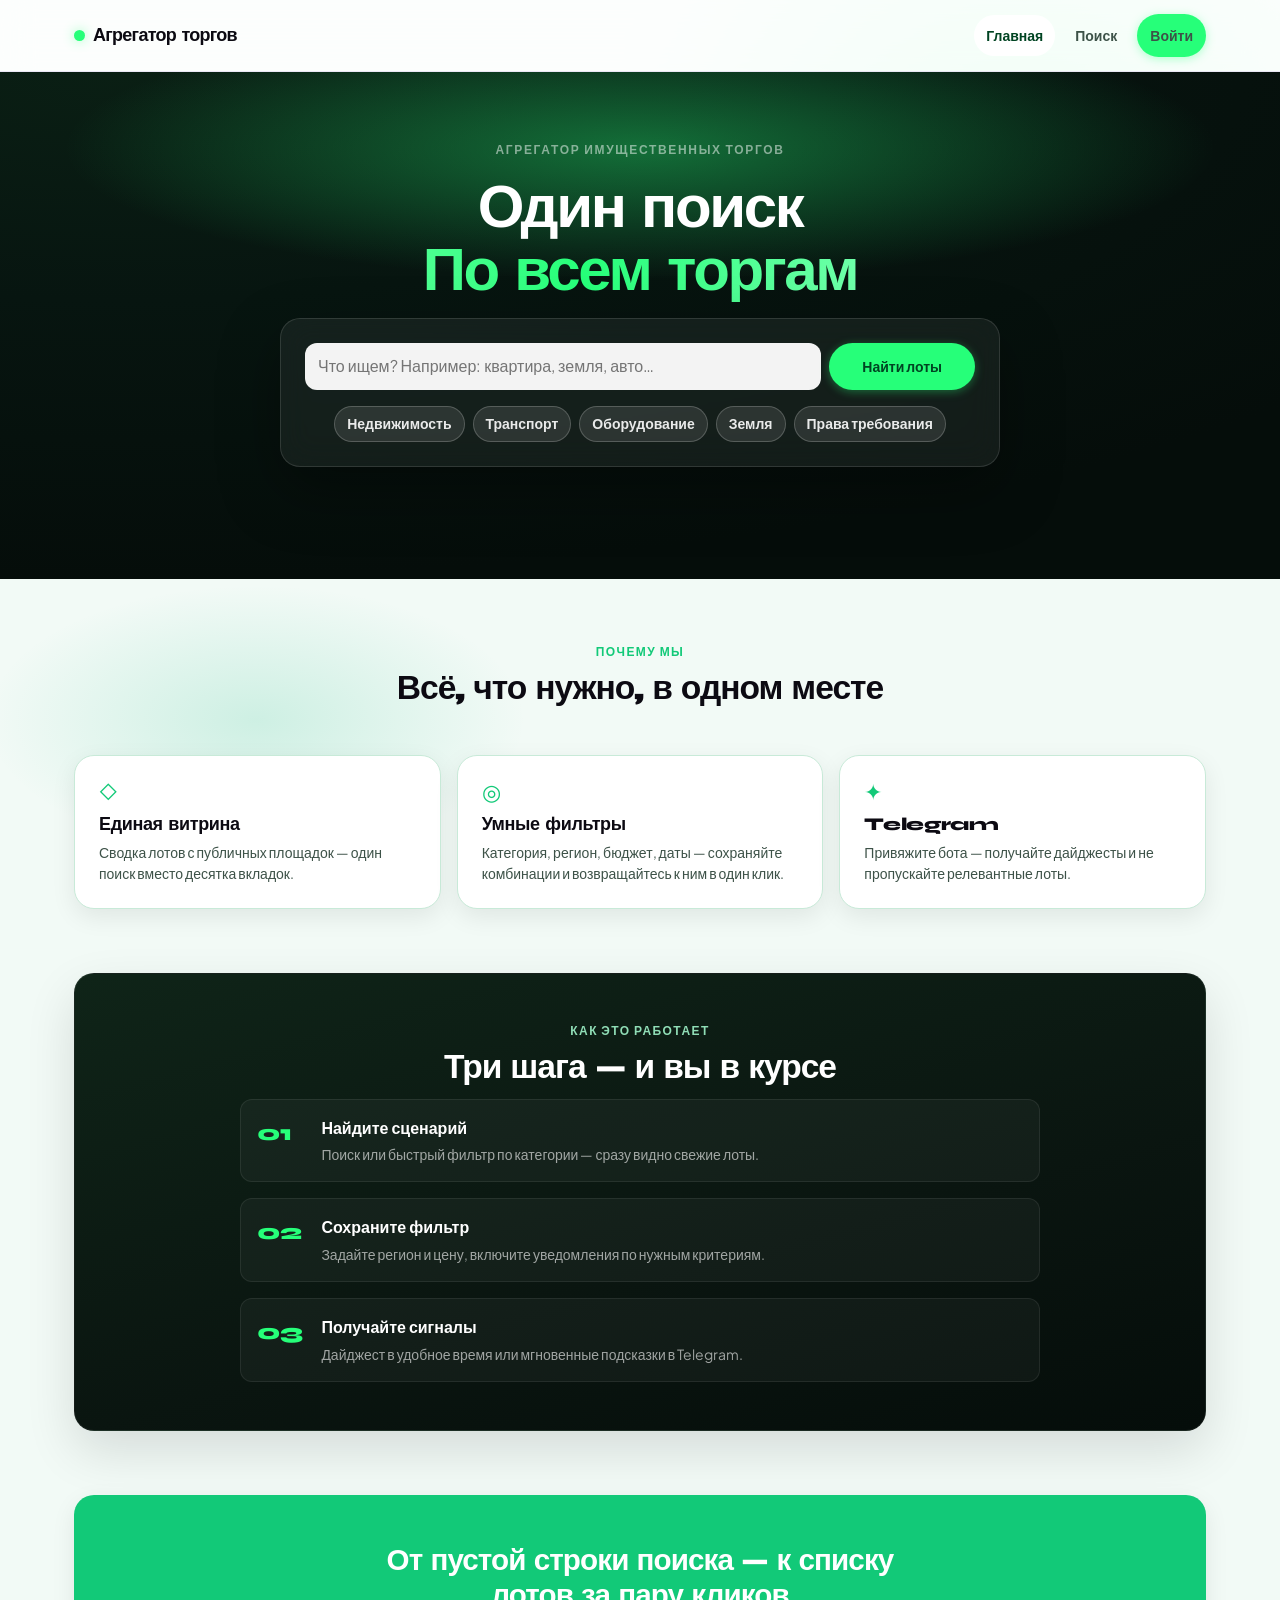
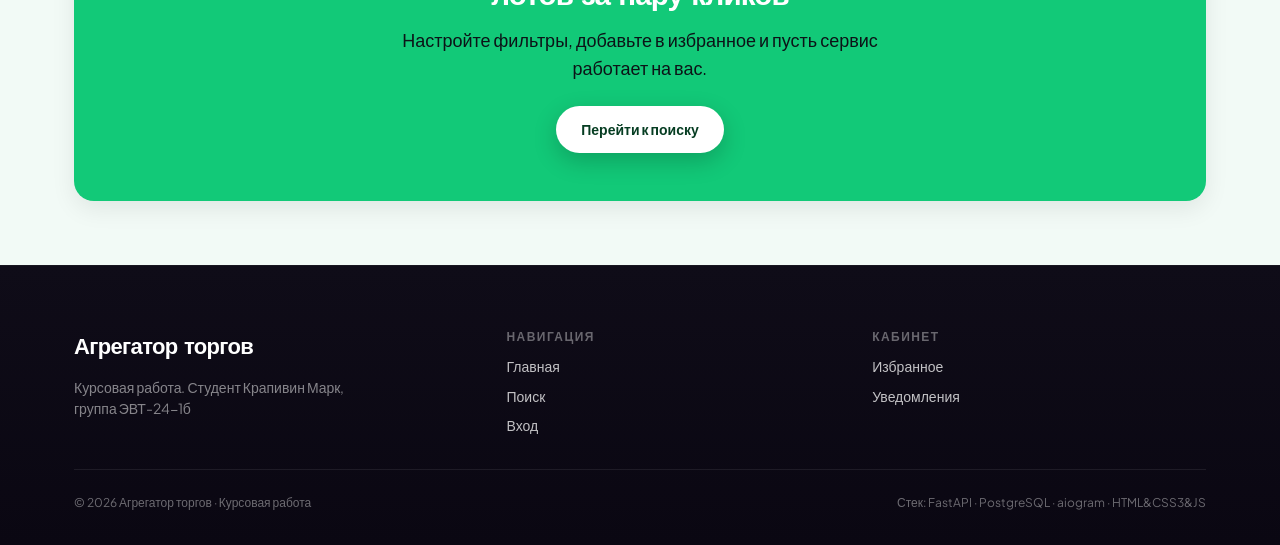
<file: frontend/index.html>
<!doctype html>
<html lang="ru">
<head>
    <meta charset="utf-8">
    <meta name="viewport" content="width=device-width, initial-scale=1">
    <title>Агрегатор торгов — главная</title>
    <meta name="description"
          content="Агрегатор имущественных торгов: единая витрина лотов, фильтры, избранное и уведомления в Telegram.">

    <link rel="preconnect" href="https://fonts.googleapis.com">
    <link rel="preconnect" href="https://fonts.gstatic.com" crossorigin>
    <link href="https://fonts.googleapis.com/css2?family=Plus+Jakarta+Sans:ital,wght@0,400;0,500;0,600;0,700;0,800;1,400&family=Syne:wght@500;600;700;800&display=swap" rel="stylesheet">

    <link rel="stylesheet" href="./css/reset.css">
    <link rel="stylesheet" href="./css/variables.css">
    <link rel="stylesheet" href="./css/base.css">
    <link rel="stylesheet" href="./css/components.css">
    <link rel="stylesheet" href="./css/pages.css">
</head>
<body class="page-home">

<main>
    <section class="fc-hero" aria-labelledby="fc-hero-title">
        <div class="fc-hero__glow" aria-hidden="true"></div>
        <div class="fc-hero__inner container">
            <p class="fc-hero__eyebrow">Агрегатор имущественных торгов</p>
            <h1 id="fc-hero-title" class="fc-hero__title">
                <span class="fc-hero__line">Один поиск</span>
                <span class="fc-hero__line fc-hero__line--grad">По всем торгам</span>
            </h1>


            <div class="fc-hero__search-card">
                <form id="hero-search" class="search-bar" role="search">
                    <label for="hero-input" class="hint" hidden>Поиск лотов</label>
                    <input id="hero-input" class="input fc-hero__input" type="search"
                           placeholder="Что ищем? Например: квартира, земля, авто…"
                           autocomplete="off">
                    <button type="submit" class="btn btn-primary">Найти лоты</button>
                </form>
                <div id="quick-filters" class="quick-filters" aria-label="Быстрые фильтры по категории">
                    <button type="button" class="quick-filter" data-cat="real_estate">Недвижимость</button>
                    <button type="button" class="quick-filter" data-cat="vehicle">Транспорт</button>
                    <button type="button" class="quick-filter" data-cat="equipment">Оборудование</button>
                    <button type="button" class="quick-filter" data-cat="land">Земля</button>
                    <button type="button" class="quick-filter" data-cat="rights">Права требования</button>
                </div>
            </div>
        </div>
    </section>

    <div class="container page-home__content">
        <section class="fc-section fc-section--features" aria-labelledby="fc-features-title">
            <div class="fc-section-header">
                <p class="fc-section__label">Почему мы</p>
                <h2 id="fc-features-title" class="fc-section__title">Всё, что нужно, в одном месте</h2>
            </div>
            <div class="fc-feature-grid">
                <article class="fc-feature-card">
                    <div class="fc-feature-card__icon" aria-hidden="true">◇</div>
                    <h3 class="fc-feature-card__title">Единая витрина</h3>
                    <p class="fc-feature-card__text">Сводка лотов с публичных площадок — один поиск вместо десятка вкладок.</p>
                </article>
                <article class="fc-feature-card">
                    <div class="fc-feature-card__icon" aria-hidden="true">◎</div>
                    <h3 class="fc-feature-card__title">Умные фильтры</h3>
                    <p class="fc-feature-card__text">Категория, регион, бюджет, даты — сохраняйте комбинации и возвращайтесь к ним в один клик.</p>
                </article>
                <article class="fc-feature-card">
                    <div class="fc-feature-card__icon" aria-hidden="true">✦</div>
                    <h3 class="fc-feature-card__title">Telegram</h3>
                    <p class="fc-feature-card__text">Привяжите бота — получайте дайджесты и не пропускайте релевантные лоты.</p>
                </article>
            </div>
        </section>

        <section class="fc-section fc-section--dark" aria-labelledby="fc-steps-title">
            <div class="fc-steps-wrap">
                <p class="fc-section__label fc-section__label--on-dark">Как это работает</p>
                <h2 id="fc-steps-title" class="fc-section__title fc-section__title--on-dark">Три шага — и вы в курсе</h2>
                <ol class="fc-steps">
                    <li>
                        <span class="fc-steps__num">01</span>
                        <div>
                            <strong class="fc-steps__name">Найдите сценарий</strong>
                            <p class="fc-steps__desc">Поиск или быстрый фильтр по категории — сразу видно свежие лоты.</p>
                        </div>
                    </li>
                    <li>
                        <span class="fc-steps__num">02</span>
                        <div>
                            <strong class="fc-steps__name">Сохраните фильтр</strong>
                            <p class="fc-steps__desc">Задайте регион и цену, включите уведомления по нужным критериям.</p>
                        </div>
                    </li>
                    <li>
                        <span class="fc-steps__num">03</span>
                        <div>
                            <strong class="fc-steps__name">Получайте сигналы</strong>
                            <p class="fc-steps__desc">Дайджест в удобное время или мгновенные подсказки в Telegram.</p>
                        </div>
                    </li>
                </ol>
            </div>
        </section>

        <section class="fc-cta" aria-label="Призыв к действию">
            <div class="fc-cta__inner">
                <h2 class="fc-cta__title">От пустой строки поиска — к списку лотов за пару кликов</h2>
                <p class="fc-cta__text">Настройте фильтры, добавьте в избранное и пусть сервис работает на вас.</p>
                <a href="/search.html" class="btn btn-primary fc-cta__btn">Перейти к поиску</a>
            </div>
        </section>
    </div>
</main>

<script type="module" src="./js/pages/index.js"></script>
</body>
</html>
</file>
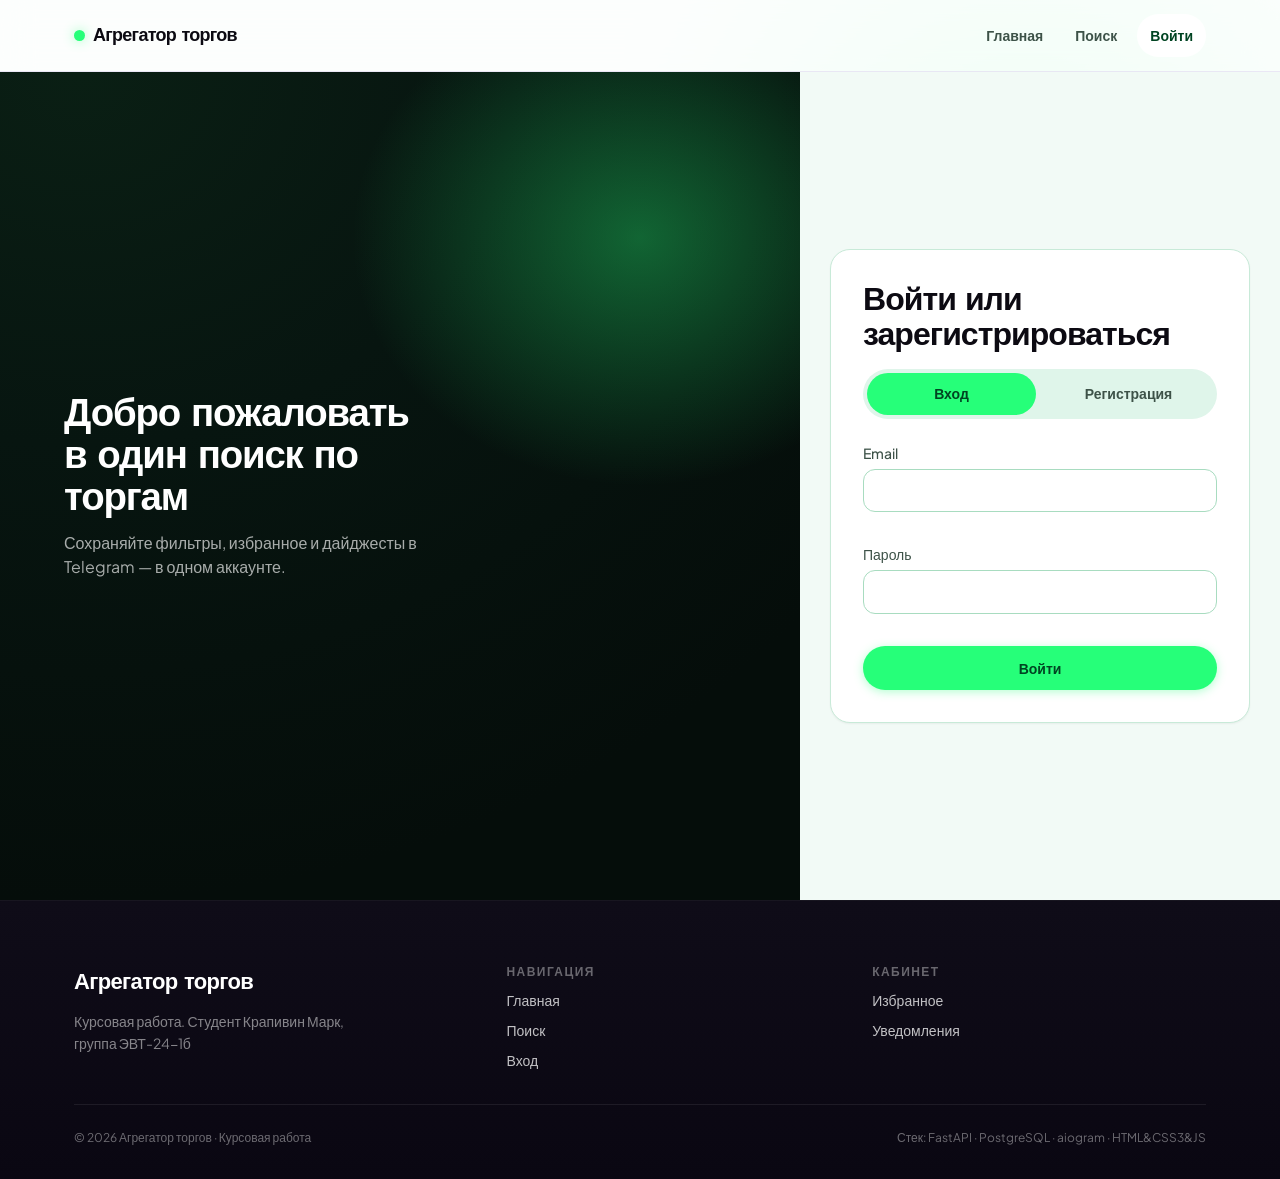
<file: frontend/login.html>
<!doctype html>
<html lang="ru" class="auth-page fc-auth-page">
<head>
    <meta charset="utf-8">
    <meta name="viewport" content="width=device-width, initial-scale=1">
    <title>Вход · Агрегатор торгов</title>

    <link rel="preconnect" href="https://fonts.googleapis.com">
    <link rel="preconnect" href="https://fonts.gstatic.com" crossorigin>
    <link href="https://fonts.googleapis.com/css2?family=Plus+Jakarta+Sans:ital,wght@0,400;0,500;0,600;0,700;0,800&family=Syne:wght@500;600;700;800&display=swap" rel="stylesheet">

    <link rel="stylesheet" href="./css/reset.css">
    <link rel="stylesheet" href="./css/variables.css">
    <link rel="stylesheet" href="./css/base.css">
    <link rel="stylesheet" href="./css/components.css">
    <link rel="stylesheet" href="./css/pages.css">
</head>
<body>

<main>
    <div class="fc-auth">
        <aside class="fc-auth__art" aria-hidden="false">
            <div class="fc-auth__art-inner">
                <h2>Добро пожаловать<br>в один поиск по торгам</h2>
                <p>Сохраняйте фильтры, избранное и дайджесты в Telegram — в одном аккаунте.</p>
            </div>
        </aside>
        <div class="fc-auth__form">
            <div class="auth-card">
                <h1 style="font-family:var(--font-display);font-size:var(--font-size-xl);font-weight:800;letter-spacing:-0.03em;margin-bottom:var(--space-4)">Войти или зарегистрироваться</h1>

                <div class="tabs" role="tablist">
                    <button type="button" class="tab active" role="tab"
                            data-tab="login" aria-selected="true">Вход</button>
                    <button type="button" class="tab" role="tab"
                            data-tab="register" aria-selected="false">Регистрация</button>
                </div>

                <form id="form-login" novalidate autocomplete="on">
                    <div class="field">
                        <label for="l-email">Email</label>
                        <input id="l-email" name="email" class="input"
                               type="email" autocomplete="email" required>
                        <span class="error-msg" data-error-for="email"></span>
                    </div>
                    <div class="field">
                        <label for="l-pass">Пароль</label>
                        <input id="l-pass" name="password" class="input"
                               type="password" autocomplete="current-password" required>
                        <span class="error-msg" data-error-for="password"></span>
                    </div>
                    <button type="submit" class="btn btn-primary btn-block">Войти</button>
                </form>

                <form id="form-register" class="hidden" novalidate autocomplete="on">
                    <div class="field">
                        <label for="r-email">Email</label>
                        <input id="r-email" name="email" class="input"
                               type="email" autocomplete="email" required>
                        <span class="error-msg" data-error-for="email"></span>
                    </div>
                    <div class="field">
                        <label for="r-pass">Пароль</label>
                        <input id="r-pass" name="password" class="input"
                               type="password" autocomplete="new-password"
                               minlength="8" required>
                        <span class="hint">Минимум 8 символов</span>
                        <span class="error-msg" data-error-for="password"></span>
                    </div>
                    <div class="field">
                        <label for="r-pass2">Повторите пароль</label>
                        <input id="r-pass2" name="password2" class="input"
                               type="password" autocomplete="new-password" required>
                        <span class="error-msg" data-error-for="password2"></span>
                    </div>
                    <button type="submit" class="btn btn-primary btn-block">Создать аккаунт</button>
                </form>
            </div>
        </div>
    </div>
</main>

<script type="module" src="./js/pages/login.js"></script>
</body>
</html>
</file>
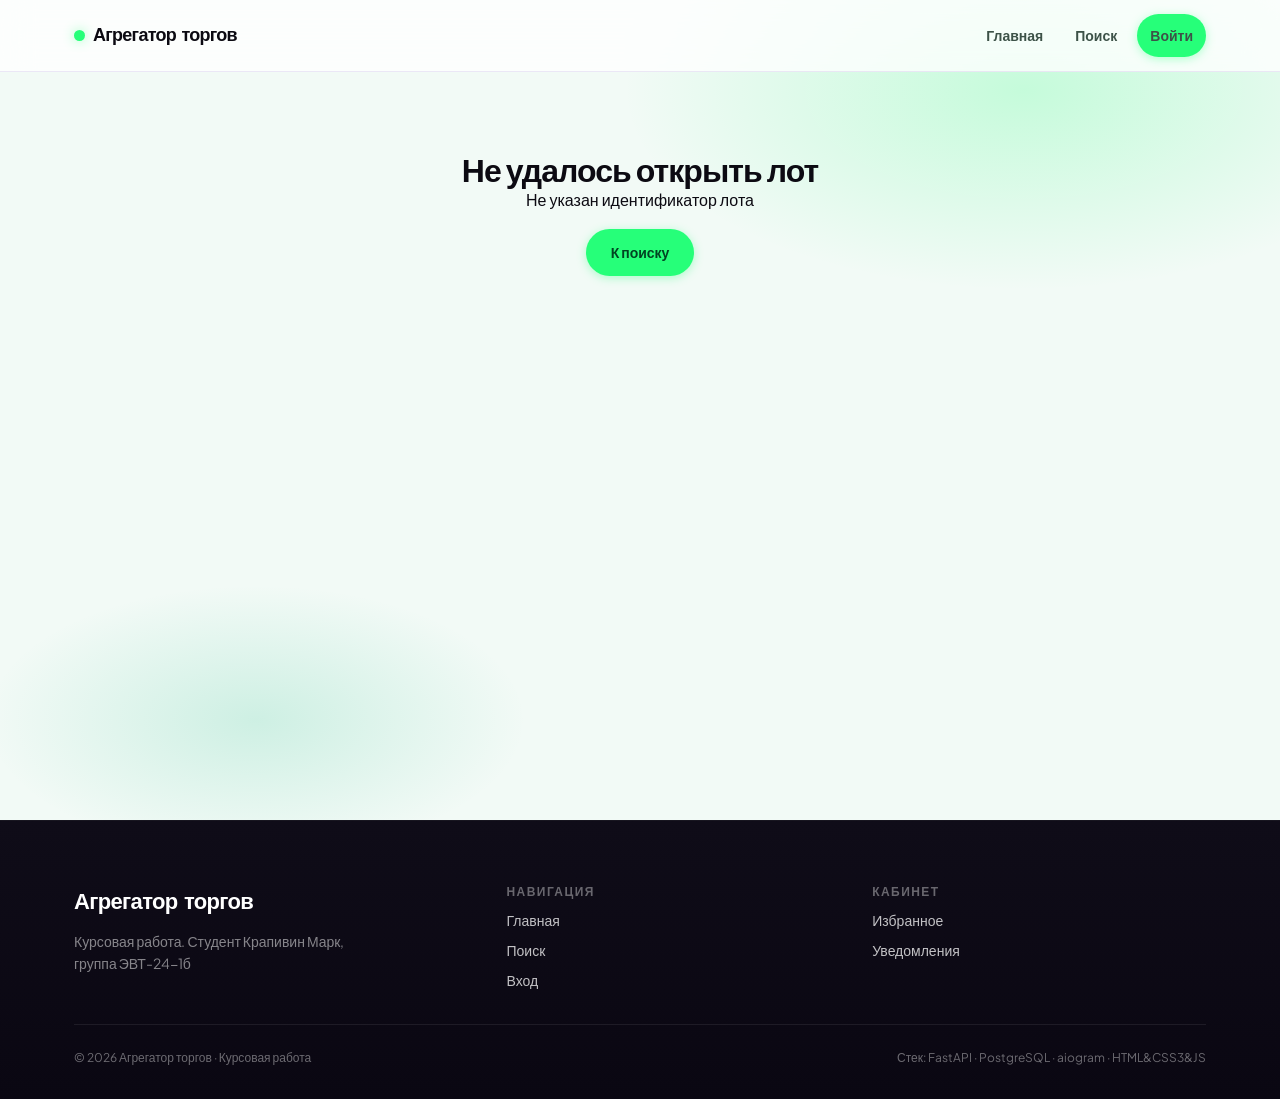
<file: frontend/lot.html>
<!doctype html>
<html lang="ru">
<head>
    <meta charset="utf-8">
    <meta name="viewport" content="width=device-width, initial-scale=1">
    <title>Карточка лота · Агрегатор торгов</title>

    <link rel="preconnect" href="https://fonts.googleapis.com">
    <link rel="preconnect" href="https://fonts.gstatic.com" crossorigin>
    <link href="https://fonts.googleapis.com/css2?family=Plus+Jakarta+Sans:ital,wght@0,400;0,500;0,600;0,700;0,800&family=Syne:wght@500;600;700;800&display=swap" rel="stylesheet">

    <link rel="stylesheet" href="./css/reset.css">
    <link rel="stylesheet" href="./css/variables.css">
    <link rel="stylesheet" href="./css/base.css">
    <link rel="stylesheet" href="./css/components.css">
    <link rel="stylesheet" href="./css/pages.css">
</head>
<body class="page-lot">

<main class="page-lot__main">
    <div class="container">
        <div id="lot-root"></div>
    </div>
</main>

<script type="module" src="./js/pages/lot.js"></script>
</body>
</html>
</file>
<file: frontend/css/variables.css>
/* Дизайн-токены — акцент rgb(38, 255, 121) (#26ff79). */

:root {
    /* База (светлая витрина, зелёный оттенок) */
    --color-bg: #f2faf6;
    --color-surface: #ffffff;
    --color-surface-alt: #e8f8ef;
    --color-surface-muted: #dff5ea;
    --color-border: #c8ead8;
    --color-border-strong: #a8dcc0;

    --color-text: #0c0a12;
    --color-text-muted: #3d5248;
    --color-text-subtle: #5c6f66;

    /* Акцент — неоновый зелёный + градиент для кнопок */
    --color-accent-rgb: 38, 255, 121;
    --color-accent: #26ff79;
    --color-accent-hover: #18d96a;
    --color-accent-soft: #d4ffe8;
    --color-accent-2: #12c978;
    --gradient-hero: radial-gradient(120% 100% at 10% 0%, #0a1f14 0%, #071510 45%, #050d0a 100%);
    --gradient-mesh: radial-gradient(800px 400px at 80% 10%, rgba(38, 255, 121, 0.22) 0%, transparent 50%),
        radial-gradient(600px 300px at 20% 80%, rgba(16, 185, 129, 0.16) 0%, transparent 45%);

    --color-success: #059669;
    --color-success-soft: #d1fae5;
    --color-danger: #dc2626;
    --color-danger-soft: #fee2e2;
    --color-warning: #d97706;
    --color-warning-soft: #fef3c7;

    /* Типографика */
    --font-sans: "Plus Jakarta Sans", -apple-system, BlinkMacSystemFont, "Segoe UI",
        Roboto, Oxygen, Ubuntu, Cantarell, "Helvetica Neue", Arial, "Noto Sans", sans-serif;
    --font-display: "Syne", var(--font-sans);
    --font-size-xs: 12px;
    --font-size-sm: 14px;
    --font-size-base: 16px;
    --font-size-md: 18px;
    --font-size-lg: 22px;
    --font-size-xl: 32px;
    --font-size-xxl: 44px;
    --font-size-hero: clamp(2.25rem, 5vw, 3.75rem);
    --line-height-base: 1.55;
    --line-height-tight: 1.12;
    --letter-tight: -0.03em;

    --space-1: 4px;
    --space-2: 8px;
    --space-3: 12px;
    --space-4: 16px;
    --space-5: 24px;
    --space-6: 32px;
    --space-7: 48px;
    --space-8: 64px;
    --space-9: 96px;

    --radius-sm: 8px;
    --radius-md: 12px;
    --radius-lg: 20px;
    --radius-pill: 999px;
    --shadow-sm: 0 1px 2px rgba(12, 10, 18, 0.05);
    --shadow-md: 0 8px 24px rgba(12, 10, 18, 0.08);
    --shadow-lg: 0 20px 50px rgba(12, 10, 18, 0.12);
    --shadow-glow: 0 0 0 1px rgba(255, 255, 255, 0.08) inset;

    --content-max: 1180px;
    --header-height: 72px;

    --t-fast: 140ms cubic-bezier(0.4, 0, 0.2, 1);
    --t-med: 260ms cubic-bezier(0.4, 0, 0.2, 1);
}
</file>
<file: frontend/css/base.css>
/* Базовая типографика, кнопки, формы. */

html {
    scroll-behavior: smooth;
    overflow-x: clip;
}

body {
    font-family: var(--font-sans);
    font-size: var(--font-size-base);
    line-height: var(--line-height-base);
    color: var(--color-text);
    background-color: var(--color-bg);
    background-image: var(--gradient-mesh);
    background-attachment: fixed;
    -webkit-font-smoothing: antialiased;
}

h1, h2, h3, h4 {
    line-height: var(--line-height-tight);
    font-weight: 700;
    color: var(--color-text);
    letter-spacing: var(--letter-tight);
}

h1 { font-size: var(--font-size-xxl); }
h2 { font-size: var(--font-size-xl); }
h3 { font-size: var(--font-size-lg); }
h4 { font-size: var(--font-size-md); }

p {
    color: var(--color-text);
}

a {
    color: var(--color-accent);
    transition: color var(--t-fast);
}

a:hover {
    color: var(--color-accent-hover);
}

.container {
    width: 100%;
    max-width: var(--content-max);
    margin: 0 auto;
    padding: 0 var(--space-5);
}

main {
    padding: var(--space-6) 0;
    min-height: calc(100vh - var(--header-height) - 80px);
}

/* Кнопки */
.btn {
    display: inline-flex;
    align-items: center;
    justify-content: center;
    gap: var(--space-2);
    padding: 12px var(--space-5);
    border-radius: var(--radius-pill);
    font-size: var(--font-size-sm);
    font-weight: 600;
    border: 1px solid transparent;
    transition: background-color var(--t-fast), color var(--t-fast),
        border-color var(--t-fast), box-shadow var(--t-fast), transform var(--t-fast);
    white-space: nowrap;
    user-select: none;
}

.btn:disabled {
    opacity: 0.55;
    cursor: not-allowed;
}

.btn-primary {
    background-color: var(--color-accent);
    color: #042;
    box-shadow: 0 2px 10px rgba(var(--color-accent-rgb), 0.35);
}
.btn-primary:hover:not(:disabled) {
    background-color: var(--color-accent-hover);
    transform: translateY(-1px);
    box-shadow: 0 4px 14px rgba(var(--color-accent-rgb), 0.4);
}

.btn-secondary {
    background-color: var(--color-surface);
    color: var(--color-text);
    border-color: var(--color-border-strong);
    box-shadow: var(--shadow-sm);
}
.btn-secondary:hover:not(:disabled) {
    background-color: var(--color-surface-muted);
    border-color: var(--color-accent-soft);
}

.btn-ghost {
    background: transparent;
    color: var(--color-text-muted);
}
.btn-ghost:hover:not(:disabled) {
    color: var(--color-text);
    background-color: var(--color-surface-muted);
}

.btn-danger {
    background-color: var(--color-surface);
    color: var(--color-danger);
    border-color: var(--color-border-strong);
}
.btn-danger:hover:not(:disabled) {
    background-color: var(--color-danger-soft);
    border-color: var(--color-danger);
}

.btn-sm {
    padding: 6px 10px;
    font-size: var(--font-size-xs);
}

.btn-block {
    width: 100%;
    max-width: 100%;
    white-space: normal;
    text-align: center;
    line-height: 1.35;
}

.btn-icon {
    width: 36px;
    height: 36px;
    padding: 0;
}

/* Формы */
.field {
    display: flex;
    flex-direction: column;
    gap: var(--space-1);
    margin-bottom: var(--space-4);
}

.field label {
    font-size: var(--font-size-sm);
    color: var(--color-text-muted);
    font-weight: 500;
}

.field .hint {
    font-size: var(--font-size-xs);
    color: var(--color-text-subtle);
}

.field .error-msg {
    font-size: var(--font-size-xs);
    color: var(--color-danger);
    min-height: 1em;
}

.input,
.select,
.textarea {
    padding: 10px 12px;
    border: 1px solid var(--color-border-strong);
    border-radius: var(--radius-md);
    background-color: var(--color-surface);
    font-size: var(--font-size-sm);
    color: var(--color-text);
    width: 100%;
    transition: border-color var(--t-fast), box-shadow var(--t-fast);
}

.input:hover, .select:hover, .textarea:hover {
    border-color: var(--color-accent);
}

.input:focus-visible,
.select:focus-visible,
.textarea:focus-visible {
    outline: none;
    border-color: var(--color-accent);
    box-shadow: 0 0 0 3px var(--color-accent-soft);
}

.input.invalid,
.select.invalid,
.textarea.invalid {
    border-color: var(--color-danger);
}

.textarea {
    min-height: 90px;
    resize: vertical;
}

.select {
    appearance: none;
    background-image: url("data:image/svg+xml;utf8,<svg xmlns='http://www.w3.org/2000/svg' width='12' height='8' viewBox='0 0 12 8'><path d='M1 1l5 5 5-5' stroke='%235b6577' stroke-width='1.5' fill='none' stroke-linecap='round' stroke-linejoin='round'/></svg>");
    background-repeat: no-repeat;
    background-position: right 12px center;
    padding-right: 32px;
}

.checkbox {
    display: inline-flex;
    align-items: center;
    gap: var(--space-2);
    font-size: var(--font-size-sm);
    cursor: pointer;
    user-select: none;
}

.checkbox input[type="checkbox"] {
    width: 16px;
    height: 16px;
    accent-color: var(--color-accent);
    cursor: pointer;
}

/* Focus visible для всего интерактивного */
button:focus-visible,
a:focus-visible {
    outline: 2px solid var(--color-accent);
    outline-offset: 2px;
    border-radius: var(--radius-sm);
}

/* Состояния */
.muted {
    color: var(--color-text-muted);
}

.subtle {
    color: var(--color-text-subtle);
}

.text-sm { font-size: var(--font-size-sm); }
.text-xs { font-size: var(--font-size-xs); }

.empty-state {
    text-align: center;
    padding: var(--space-7) var(--space-5);
    color: var(--color-text-muted);
}

.empty-state h3 {
    margin-bottom: var(--space-2);
    color: var(--color-text);
}

.error-banner {
    padding: var(--space-3) var(--space-4);
    background-color: var(--color-danger-soft);
    color: var(--color-danger);
    border-radius: var(--radius-md);
    font-size: var(--font-size-sm);
    margin-bottom: var(--space-4);
}

.hidden {
    display: none !important;
}

/* Скелетоны */
.skeleton {
    background: linear-gradient(
        90deg,
        var(--color-surface-muted) 0%,
        var(--color-surface-alt) 50%,
        var(--color-surface-muted) 100%
    );
    background-size: 200% 100%;
    animation: skeleton-shimmer 1.2s ease-in-out infinite;
    border-radius: var(--radius-sm);
}

@keyframes skeleton-shimmer {
    0% { background-position: 200% 0; }
    100% { background-position: -200% 0; }
}
</file>
<file: frontend/css/components.css>
/* Компоненты: header, footer, лот-карточка, фильтры, пагинация, модалка, тосты. */

/* ---------- Header ---------- */
.site-header {
    background: rgba(255, 255, 255, 0.78);
    backdrop-filter: blur(16px);
    -webkit-backdrop-filter: blur(16px);
    border-bottom: 1px solid rgba(224, 216, 240, 0.6);
    position: sticky;
    top: 0;
    z-index: 40;
    height: var(--header-height);
    display: flex;
    align-items: center;
}

.site-header .container {
    display: flex;
    align-items: center;
    justify-content: space-between;
    gap: var(--space-4);
}

.logo {
    font-family: var(--font-display);
    font-size: var(--font-size-md);
    font-weight: 800;
    color: var(--color-text);
    letter-spacing: -0.04em;
    display: inline-flex;
    align-items: center;
    gap: var(--space-2);
}

.logo-dot {
    display: inline-block;
    width: 11px;
    height: 11px;
    border-radius: 50%;
    background-color: var(--color-accent);
    box-shadow: 0 0 12px rgba(var(--color-accent-rgb), 0.45);
}

.main-nav {
    display: flex;
    align-items: center;
    gap: var(--space-2);
}

.main-nav a {
    padding: 10px var(--space-3);
    border-radius: var(--radius-pill);
    color: var(--color-text-muted);
    font-size: var(--font-size-sm);
    font-weight: 600;
    transition: background-color var(--t-fast), color var(--t-fast);
}

.main-nav a:hover {
    background-color: var(--color-accent-soft);
    color: var(--color-accent);
}

.main-nav a.active {
    color: #042;
    background-color: #fff;
    border-color: transparent;
    border-image: none;
    box-shadow: none;
}

.nav-toggle {
    display: none;
    width: 40px;
    height: 40px;
    align-items: center;
    justify-content: center;
    border-radius: var(--radius-md);
    color: var(--color-text-muted);
}

.nav-toggle:hover {
    background-color: var(--color-surface-muted);
}

/* ---------- Footer ---------- */
.site-footer {
    width: 100%;
    background: linear-gradient(180deg, #0f0c18 0%, #0a0712 100%);
    border-top: 1px solid rgba(255, 255, 255, 0.06);
    padding: var(--space-8) 0 var(--space-6);
    color: rgba(255, 255, 255, 0.55);
    font-size: var(--font-size-sm);
}

.site-footer .container {
    display: block;
}

.site-footer a {
    color: rgba(255, 255, 255, 0.75);
}

.site-footer a:hover {
    color: #fff;
}

.site-footer__grid {
    display: grid;
    grid-template-columns: 1.2fr repeat(2, 1fr);
    gap: var(--space-6);
    margin-bottom: var(--space-6);
}

@media (max-width: 900px) {
    .site-footer__grid {
        grid-template-columns: 1fr 1fr;
    }
}

@media (max-width: 520px) {
    .site-footer__grid {
        grid-template-columns: 1fr;
    }
}

.site-footer__brand {
    font-family: var(--font-display);
    font-weight: 800;
    font-size: var(--font-size-lg);
    color: #fff;
    letter-spacing: -0.03em;
    margin-bottom: var(--space-3);
}

.site-footer__lead {
    color: rgba(255, 255, 255, 0.5);
    line-height: 1.55;
    max-width: 280px;
}

.site-footer__col h4 {
    font-family: var(--font-sans);
    font-size: var(--font-size-xs);
    font-weight: 700;
    text-transform: uppercase;
    letter-spacing: 0.12em;
    color: rgba(255, 255, 255, 0.38);
    margin-bottom: var(--space-3);
}

.site-footer__col ul {
    list-style: none;
    margin: 0;
    padding: 0;
    display: flex;
    flex-direction: column;
    gap: var(--space-2);
}

.site-footer__bottom {
    display: flex;
    flex-wrap: wrap;
    gap: var(--space-3);
    justify-content: space-between;
    align-items: center;
    padding-top: var(--space-5);
    border-top: 1px solid rgba(255, 255, 255, 0.08);
    font-size: var(--font-size-xs);
    color: rgba(255, 255, 255, 0.4);
}

/* ---------- Card ---------- */
.card {
    background-color: var(--color-surface);
    border: 1px solid var(--color-border);
    border-radius: var(--radius-lg);
    padding: var(--space-5);
    box-shadow: var(--shadow-sm);
}

.card-title {
    margin-bottom: var(--space-3);
    font-size: var(--font-size-md);
}

/* ---------- Lot card ---------- */
.lots-grid {
    display: grid;
    grid-template-columns: repeat(auto-fill, minmax(260px, 1fr));
    gap: var(--space-4);
}

.lots-grid > .empty-state,
.lots-grid > .error-banner {
    grid-column: 1 / -1;
}

.lot-card {
    display: flex;
    flex-direction: column;
    background-color: var(--color-surface);
    border: 1px solid var(--color-border);
    border-radius: var(--radius-lg);
    overflow: hidden;
    transition: border-color var(--t-fast), box-shadow var(--t-fast),
        transform var(--t-med);
    position: relative;
    box-shadow: var(--shadow-sm);
}

.lot-card:hover {
    border-color: rgba(var(--color-accent-rgb), 0.4);
    box-shadow: var(--shadow-md);
    transform: translateY(-4px);
}

.lot-card-thumb {
    width: 100%;
    aspect-ratio: 16 / 10;
    background-color: var(--color-surface-muted);
    object-fit: cover;
    display: block;
}

.lot-card-thumb.placeholder {
    display: flex;
    align-items: center;
    justify-content: center;
    color: var(--color-text-subtle);
    font-size: var(--font-size-xs);
}

.lot-card-body {
    padding: var(--space-4);
    display: flex;
    flex-direction: column;
    gap: var(--space-2);
    flex: 1;
}

.lot-card-title {
    font-size: var(--font-size-sm);
    font-weight: 600;
    line-height: 1.35;
    color: var(--color-text);
    display: -webkit-box;
    -webkit-line-clamp: 2;
    -webkit-box-orient: vertical;
    overflow: hidden;
}

.lot-card-price {
    font-size: var(--font-size-md);
    font-weight: 600;
    color: var(--color-text);
}

.lot-card-meta {
    display: flex;
    flex-wrap: wrap;
    gap: var(--space-1) var(--space-3);
    color: var(--color-text-muted);
    font-size: var(--font-size-xs);
    margin-top: auto;
}

.lot-card-meta span {
    display: inline-flex;
    align-items: center;
    gap: 4px;
}

.lot-card-link {
    position: absolute;
    inset: 0;
    z-index: 1;
}

.badge {
    display: inline-block;
    padding: 2px 8px;
    font-size: var(--font-size-xs);
    font-weight: 500;
    background-color: var(--color-accent-soft);
    color: var(--color-accent);
    border-radius: 999px;
}

.badge.badge-muted {
    background-color: var(--color-surface-muted);
    color: var(--color-text-muted);
}

.favorite-btn {
    position: absolute;
    top: var(--space-2);
    right: var(--space-2);
    width: 36px;
    height: 36px;
    display: inline-flex;
    align-items: center;
    justify-content: center;
    background-color: rgba(255, 255, 255, 0.92);
    border: 1px solid var(--color-border);
    border-radius: 50%;
    color: var(--color-text-muted);
    z-index: 2;
    transition: color var(--t-fast), background-color var(--t-fast),
        transform var(--t-fast);
}

.favorite-btn:hover {
    color: var(--color-danger);
    background-color: #fff;
}

.favorite-btn.active {
    color: var(--color-danger);
    border-color: var(--color-danger);
}

.favorite-btn.active svg {
    fill: currentColor;
}

/* ---------- Filters ---------- */
.filters-panel {
    background-color: var(--color-surface);
    border: 1px solid var(--color-border);
    border-radius: var(--radius-lg);
    padding: var(--space-5);
    box-shadow: var(--shadow-sm);
}

.filters-panel h3 {
    font-size: var(--font-size-sm);
    text-transform: uppercase;
    letter-spacing: 0.04em;
    color: var(--color-text-subtle);
    margin-bottom: var(--space-3);
}

.filters-grid {
    display: grid;
    grid-template-columns: repeat(auto-fit, minmax(180px, 1fr));
    gap: var(--space-3);
}

.filters-actions {
    display: flex;
    gap: var(--space-2);
    flex-wrap: wrap;
    margin-top: var(--space-4);
}

.price-range {
    display: grid;
    grid-template-columns: 1fr 1fr;
    gap: var(--space-2);
}

.search-bar {
    display: flex;
    gap: var(--space-2);
    max-width: 720px;
    margin: 0 auto;
}

.search-bar .input {
    flex: 1;
}

/* ---------- Pagination ---------- */
.pagination {
    display: flex;
    justify-content: center;
    align-items: center;
    gap: var(--space-2);
    flex-wrap: wrap;
    margin-top: var(--space-5);
}

.pagination button {
    min-width: 36px;
    height: 36px;
    padding: 0 12px;
    background-color: var(--color-surface);
    color: var(--color-text-muted);
    border: 1px solid var(--color-border);
    border-radius: var(--radius-md);
    font-size: var(--font-size-sm);
    transition: background-color var(--t-fast), color var(--t-fast),
        border-color var(--t-fast);
}

.pagination button:hover:not(:disabled):not(.active) {
    background-color: var(--color-surface-muted);
    color: var(--color-text);
}

.pagination button.active {
    background-color: var(--color-accent);
    color: #042;
    border-color: transparent;
    box-shadow: none;
}

.pagination button:disabled {
    opacity: 0.4;
    cursor: not-allowed;
}

.pagination .ellipsis {
    padding: 0 var(--space-2);
    color: var(--color-text-subtle);
}

/* ---------- Toasts ---------- */
#toasts {
    position: fixed;
    bottom: var(--space-5);
    right: var(--space-5);
    display: flex;
    flex-direction: column;
    gap: var(--space-2);
    z-index: 1000;
    pointer-events: none;
    max-width: 360px;
}

.toast {
    pointer-events: auto;
    background-color: var(--color-surface);
    border: 1px solid var(--color-border);
    border-left: 4px solid var(--color-accent);
    border-radius: var(--radius-md);
    padding: var(--space-3) var(--space-4);
    box-shadow: var(--shadow-md);
    font-size: var(--font-size-sm);
    display: flex;
    align-items: flex-start;
    gap: var(--space-3);
    animation: toast-in 160ms ease;
}

.toast.toast-success { border-left-color: var(--color-success); }
.toast.toast-error   { border-left-color: var(--color-danger); }
.toast.toast-info    { border-left-color: var(--color-accent); }

.toast-body { flex: 1; }
.toast-title { font-weight: 600; margin-bottom: 2px; }
.toast-close {
    color: var(--color-text-subtle);
    font-size: 16px;
    line-height: 1;
    padding: 2px;
}

@keyframes toast-in {
    from { opacity: 0; transform: translateY(8px); }
    to   { opacity: 1; transform: translateY(0); }
}

/* ---------- Modal ---------- */
.modal-overlay {
    position: fixed;
    inset: 0;
    background: rgba(27, 35, 48, 0.4);
    display: flex;
    align-items: center;
    justify-content: center;
    z-index: 900;
    padding: var(--space-4);
    animation: overlay-in 120ms ease;
}

.modal {
    background: var(--color-surface);
    border-radius: var(--radius-lg);
    padding: var(--space-6);
    max-width: 460px;
    width: 100%;
    box-shadow: var(--shadow-lg);
    animation: modal-in 160ms ease;
}

.modal-title {
    margin-bottom: var(--space-2);
    font-size: var(--font-size-lg);
}

.modal-body {
    color: var(--color-text-muted);
    margin-bottom: var(--space-5);
}

.modal-actions {
    display: flex;
    justify-content: flex-end;
    gap: var(--space-2);
    flex-wrap: wrap;
}

@keyframes overlay-in {
    from { opacity: 0; }
    to   { opacity: 1; }
}

@keyframes modal-in {
    from { opacity: 0; transform: translateY(4px) scale(0.98); }
    to   { opacity: 1; transform: translateY(0) scale(1); }
}

/* ---------- Tabs ---------- */
.tabs {
    display: flex;
    gap: var(--space-2);
    padding: var(--space-1);
    margin-bottom: var(--space-5);
    background: var(--color-surface-muted);
    border-radius: var(--radius-pill);
    border: none;
}

.tab {
    flex: 1;
    padding: 10px var(--space-3);
    color: var(--color-text-muted);
    font-size: var(--font-size-sm);
    font-weight: 600;
    background: transparent;
    border: none;
    border-radius: var(--radius-pill);
    margin-bottom: 0;
    transition: color var(--t-fast), background var(--t-fast), box-shadow var(--t-fast);
}

.tab:hover { color: var(--color-text); }
.tab.active {
    color: #042;
    background-color: var(--color-accent);
    box-shadow: none;
}

/* ---------- Spinner ---------- */
.spinner {
    display: inline-block;
    width: 16px;
    height: 16px;
    border: 2px solid var(--color-border-strong);
    border-top-color: var(--color-accent);
    border-radius: 50%;
    animation: spin 0.8s linear infinite;
}

.spinner.lg { width: 28px; height: 28px; border-width: 3px; }

@keyframes spin { to { transform: rotate(360deg); } }

.loader-row {
    display: flex;
    justify-content: center;
    padding: var(--space-6);
    color: var(--color-text-subtle);
}
</file>
<file: frontend/css/pages.css>
/* Страничные правила и респонсив. */

/* ---------- Flowcub-style: главная ---------- */
.page-home main {
    padding: 0;
    min-height: auto;
}

.page-home__content {
    padding-top: var(--space-8);
    padding-bottom: var(--space-8);
}

/* Герой */
.fc-hero {
    position: relative;
    overflow: hidden;
    background: var(--gradient-hero);
    color: #fff;
    padding: var(--space-8) 0 calc(var(--space-9) + var(--space-4));
}

.fc-hero__glow {
    position: absolute;
    inset: -20% -10% auto -10%;
    height: 70%;
    background: radial-gradient(closest-side, rgba(38, 255, 121, 0.38) 0%, transparent 75%);
    pointer-events: none;
}

.fc-hero__inner {
    position: relative;
    z-index: 1;
    text-align: center;
}

.fc-hero__eyebrow {
    display: inline-block;
    font-size: var(--font-size-xs);
    font-weight: 700;
    letter-spacing: 0.14em;
    text-transform: uppercase;
    color: rgba(255, 255, 255, 0.5);
    margin-bottom: var(--space-4);
}

.fc-hero__title {
    font-family: var(--font-display);
    font-size: var(--font-size-hero);
    font-weight: 800;
    line-height: 1.05;
    letter-spacing: -0.04em;
    margin: 0 0 var(--space-4);
    color: #fff;
}

.fc-hero__line {
    display: block;
}

.fc-hero__line--grad {
    background: linear-gradient(90deg, #9effc4 0%, #26ff79 45%, #c8ffe4 100%);
    -webkit-background-clip: text;
    background-clip: text;
    color: transparent;
}

.fc-hero__lead {
    max-width: 520px;
    margin: 0 auto var(--space-6);
    font-size: var(--font-size-md);
    line-height: 1.55;
    color: rgba(255, 255, 255, 0.72);
}

.fc-hero__search-card {
    max-width: 720px;
    margin: 0 auto;
    padding: var(--space-5);
    border-radius: var(--radius-lg);
    background: rgba(255, 255, 255, 0.06);
    border: 1px solid rgba(255, 255, 255, 0.12);
    box-shadow: 0 24px 60px rgba(0, 0, 0, 0.35);
    backdrop-filter: blur(16px);
    -webkit-backdrop-filter: blur(16px);
}

.fc-hero__input {
    background: rgba(255, 255, 255, 0.95) !important;
    border-color: transparent !important;
    font-size: var(--font-size-base) !important;
}

.search-bar {
    max-width: none;
    margin: 0;
}

.fc-hero .search-bar .btn-primary {
    flex-shrink: 0;
    padding-left: var(--space-6);
    padding-right: var(--space-6);
}

.fc-hero .quick-filters {
    margin-top: var(--space-4);
    justify-content: center;
}

.fc-hero .quick-filter {
    background: rgba(255, 255, 255, 0.1);
    border-color: rgba(255, 255, 255, 0.2);
    color: rgba(255, 255, 255, 0.9);
    font-weight: 600;
}

.fc-hero .quick-filter:hover {
    background: rgba(255, 255, 255, 0.2);
    color: #fff;
    border-color: rgba(255, 255, 255, 0.4);
}

/* Секции */
.fc-section {
    margin-bottom: var(--space-8);
}

.fc-section--features {
    margin-top: 0;
}

.fc-section__label {
    font-size: var(--font-size-xs);
    font-weight: 700;
    text-transform: uppercase;
    letter-spacing: 0.12em;
    color: var(--color-accent-2);
    margin: 0 0 var(--space-2);
}

.fc-section__label--on-dark {
    color: rgba(167, 255, 210, 0.85);
}

.fc-section__title {
    font-family: var(--font-display);
    font-size: clamp(1.5rem, 3vw, 2.1rem);
    font-weight: 800;
    margin: 0 0 var(--space-3);
    color: var(--color-text);
}

.fc-section__title--on-dark {
    color: #fff;
}

.fc-section__subtitle {
    max-width: 580px;
    color: var(--color-text-muted);
    font-size: var(--font-size-md);
    line-height: 1.55;
    margin: 0 0 var(--space-6);
}

.fc-section-header {
    text-align: center;
    max-width: 640px;
    margin: 0 auto var(--space-6);
}

.fc-section--features .fc-section-header {
    margin-bottom: var(--space-7);
}

.fc-link-arrow {
    font-weight: 600;
    color: var(--color-accent-2);
    text-decoration: none;
    font-size: var(--font-size-sm);
    white-space: nowrap;
}

.fc-link-arrow:hover {
    text-decoration: underline;
}

/* Карточки фич */
.fc-feature-grid {
    display: grid;
    grid-template-columns: repeat(3, 1fr);
    gap: var(--space-4);
}

@media (max-width: 900px) {
    .fc-feature-grid { grid-template-columns: 1fr; }
}

.fc-feature-card {
    padding: var(--space-5);
    border-radius: var(--radius-lg);
    background: var(--color-surface);
    border: 1px solid var(--color-border);
    box-shadow: var(--shadow-md);
    transition: transform var(--t-med), box-shadow var(--t-med);
}

.fc-feature-card:hover {
    transform: translateY(-4px);
    box-shadow: var(--shadow-lg);
}

.fc-feature-card__icon {
    font-size: 22px;
    line-height: 1;
    margin-bottom: var(--space-3);
    color: var(--color-accent-2);
}

.fc-feature-card__title {
    font-size: var(--font-size-md);
    font-weight: 800;
    margin: 0 0 var(--space-2);
    font-family: var(--font-display);
    letter-spacing: -0.02em;
}

.fc-feature-card__text {
    margin: 0;
    color: var(--color-text-muted);
    line-height: 1.5;
    font-size: var(--font-size-sm);
}

/* Тёмный блок + шаги */
.fc-section--dark {
    background: linear-gradient(165deg, #0f2418 0%, #0a1510 60%, #050d0a 100%);
    border-radius: var(--radius-lg);
    padding: var(--space-7) var(--space-5);
    margin-left: calc(-1 * var(--space-5));
    margin-right: calc(-1 * var(--space-5));
    color: #fff;
    box-shadow: var(--shadow-lg);
    border: 1px solid rgba(255, 255, 255, 0.06);
}

@media (min-width: 1200px) {
    .fc-section--dark {
        margin-left: 0;
        margin-right: 0;
    }
}

.fc-steps-wrap {
    max-width: 800px;
    margin: 0 auto;
    text-align: center;
}

.fc-steps {
    list-style: none;
    margin: var(--space-6) 0 0;
    padding: 0;
    display: flex;
    flex-direction: column;
    gap: var(--space-4);
    text-align: left;
}

.fc-steps li {
    display: flex;
    gap: var(--space-4);
    padding: var(--space-4);
    border-radius: var(--radius-md);
    background: rgba(255, 255, 255, 0.04);
    border: 1px solid rgba(255, 255, 255, 0.08);
    align-items: flex-start;
}

.fc-steps__num {
    font-family: var(--font-display);
    font-size: var(--font-size-lg);
    font-weight: 800;
    color: #26ff79;
    min-width: 2.2em;
}

.fc-steps__name {
    display: block;
    font-size: var(--font-size-base);
    color: #fff;
    margin-bottom: var(--space-1);
}

.fc-steps__desc {
    margin: 0;
    font-size: var(--font-size-sm);
    color: rgba(255, 255, 255, 0.6);
    line-height: 1.5;
}

/* FAQ */
.fc-faq {
    max-width: 720px;
    margin: 0 auto;
    display: flex;
    flex-direction: column;
    gap: var(--space-2);
}

.fc-faq__item {
    border-radius: var(--radius-md);
    background: var(--color-surface);
    border: 1px solid var(--color-border);
    box-shadow: var(--shadow-sm);
    overflow: hidden;
}

.fc-faq__item summary {
    padding: var(--space-4) var(--space-5);
    font-weight: 600;
    cursor: pointer;
    list-style: none;
    position: relative;
    padding-right: 40px;
}

.fc-faq__item summary::-webkit-details-marker { display: none; }

.fc-faq__item summary::after {
    content: "+";
    position: absolute;
    right: var(--space-4);
    top: 50%;
    transform: translateY(-50%);
    font-size: 20px;
    color: var(--color-accent-2);
    font-weight: 400;
}

.fc-faq__item[open] summary::after {
    content: "—";
    font-size: 16px;
}

.fc-faq__item p {
    margin: 0;
    padding: 0 var(--space-5) var(--space-4);
    color: var(--color-text-muted);
    font-size: var(--font-size-sm);
    line-height: 1.55;
}

/* CTA */
.fc-cta {
    margin-top: var(--space-7);
    padding: var(--space-7) var(--space-5);
    border-radius: var(--radius-lg);
    background-color: var(--color-accent-2);
    text-align: center;
    color: #fff;
    box-shadow: var(--shadow-md);
}

.fc-cta__title {
    font-family: var(--font-display);
    font-size: clamp(1.35rem, 3.2vw, 1.85rem);
    font-weight: 800;
    margin: 0 0 var(--space-3);
    color: #fff;
    line-height: 1.2;
    letter-spacing: -0.03em;
    max-width: 560px;
    margin-left: auto;
    margin-right: auto;
}

.fc-cta__text {
    margin: 0 0 var(--space-5);
    opacity: 0.95;
    font-size: var(--font-size-md);
    max-width: 480px;
    margin-left: auto;
    margin-right: auto;
}

.fc-cta__btn {
    background: #fff !important;
    color: #063d22 !important;
    box-shadow: 0 8px 24px rgba(0, 0, 0, 0.2) !important;
}

.fc-cta__btn:hover {
    filter: none !important;
    transform: translateY(-2px) !important;
    box-shadow: 0 12px 28px rgba(0, 0, 0, 0.25) !important;
}

/* Страница логина — сплит */
html.fc-auth-page main {
    min-height: calc(100vh - var(--header-height));
    padding: 0;
    display: block;
}

.fc-auth {
    min-height: calc(100vh - var(--header-height));
    display: grid;
    grid-template-columns: minmax(0, 1fr) minmax(0, 480px);
}

@media (max-width: 900px) {
    .fc-auth {
        grid-template-columns: 1fr;
        min-height: auto;
    }
    html.fc-auth-page main {
        min-height: auto;
    }
    .fc-auth__art {
        min-height: 220px;
        padding: var(--space-6);
    }
}

.fc-auth__art {
    background: var(--gradient-hero);
    position: relative;
    overflow: hidden;
    display: flex;
    flex-direction: column;
    justify-content: center;
    padding: var(--space-8);
    color: #fff;
}

.fc-auth__art::before {
    content: "";
    position: absolute;
    inset: 0;
    background: radial-gradient(60% 50% at 80% 20%, rgba(38, 255, 121, 0.35) 0%, transparent 60%);
    pointer-events: none;
}

.fc-auth__art-inner { position: relative; z-index: 1; max-width: 400px; }

.fc-auth__art h2 {
    font-family: var(--font-display);
    font-size: clamp(1.75rem, 3vw, 2.4rem);
    font-weight: 800;
    line-height: 1.1;
    margin: 0 0 var(--space-3);
    color: #fff;
    letter-spacing: -0.03em;
}

.fc-auth__art p { margin: 0; color: rgba(255, 255, 255, 0.65); line-height: 1.5; }

.fc-auth__form {
    display: flex;
    align-items: center;
    justify-content: center;
    padding: var(--space-6) var(--space-5);
    background: var(--color-bg);
}

.auth-card {
    box-shadow: var(--shadow-lg);
    border: 1px solid var(--color-border);
    width: 100%;
    max-width: 420px;
}

/* ---------- Index ---------- */
.home-section {
    margin-top: var(--space-7);
}

.home-section-header {
    display: flex;
    justify-content: space-between;
    align-items: baseline;
    margin-bottom: var(--space-4);
    gap: var(--space-3);
    flex-wrap: wrap;
}

.home-section-header h2 {
    font-size: var(--font-size-lg);
    margin: 0;
}

.quick-filters {
    display: flex;
    gap: var(--space-2);
    flex-wrap: wrap;
    margin-top: var(--space-5);
}

.quick-filter {
    padding: 6px var(--space-3);
    font-size: var(--font-size-sm);
    background-color: var(--color-surface);
    color: var(--color-text-muted);
    border: 1px solid var(--color-border);
    border-radius: 999px;
    transition: background-color var(--t-fast), color var(--t-fast),
        border-color var(--t-fast);
}

.quick-filter:hover {
    background-color: var(--color-surface-muted);
    color: var(--color-text);
}

/* Заголовок внутренних страниц */
.fc-page-hero {
    margin-bottom: var(--space-5);
    padding: var(--space-5) 0;
    border-bottom: 1px solid var(--color-border);
}

.fc-page-hero h1 {
    font-family: var(--font-display);
    font-size: clamp(1.5rem, 3vw, 2rem);
    font-weight: 800;
    margin: 0 0 var(--space-2);
    letter-spacing: -0.03em;
}

.fc-page-hero p {
    margin: 0;
    color: var(--color-text-muted);
    font-size: var(--font-size-md);
}

.fc-page-hero--flush {
    border-bottom: none;
    padding-bottom: 0;
    margin-bottom: var(--space-5);
}

.notifications-page__inner {
    max-width: 760px;
    margin: 0 auto;
}

.notifications-page .notifications-section {
    display: flex;
    flex-direction: column;
    gap: var(--space-4);
}

.field--narrow {
    max-width: 200px;
}

.notifications-form-actions {
    display: flex;
    gap: var(--space-2);
    flex-wrap: wrap;
}

.mb-4 {
    margin-bottom: var(--space-4);
}

/* ---------- Search page ---------- */
.search-layout {
    display: grid;
    grid-template-columns: 280px 1fr;
    gap: var(--space-5);
    align-items: start;
}

.search-sidebar {
    position: sticky;
    top: calc(var(--header-height) + var(--space-4));
}

.search-toolbar {
    display: flex;
    justify-content: space-between;
    align-items: center;
    gap: var(--space-3);
    flex-wrap: wrap;
    margin-bottom: var(--space-4);
}

.search-toolbar .results-count {
    color: var(--color-text-muted);
    font-size: var(--font-size-sm);
}

.sort-control {
    display: inline-flex;
    align-items: center;
    gap: var(--space-2);
    font-size: var(--font-size-sm);
    color: var(--color-text-muted);
}

.sort-control .select {
    min-width: 180px;
}

/* ---------- Lot page ---------- */
.lot-layout {
    display: grid;
    grid-template-columns: minmax(0, 1fr) minmax(0, 340px);
    gap: var(--space-5);
    align-items: start;
}

/* grid-элементы по умолчанию не сжимаются ниже контента — ломает мобильную вёрстку */
.lot-layout > * {
    min-width: 0;
}

.lot-gallery {
    background: var(--color-surface);
    border: 1px solid var(--color-border);
    border-radius: var(--radius-lg);
    overflow: hidden;
}

.lot-gallery-main {
    width: 100%;
    aspect-ratio: 16 / 10;
    background-color: var(--color-surface-muted);
    display: flex;
    align-items: center;
    justify-content: center;
    color: var(--color-text-subtle);
    overflow: hidden;
}

.lot-gallery-main img {
    width: 100%;
    height: 100%;
    object-fit: cover;
}

.lot-gallery-thumbs {
    display: flex;
    gap: var(--space-2);
    padding: var(--space-3);
    overflow-x: auto;
}

.lot-gallery-thumbs button {
    flex-shrink: 0;
    width: 72px;
    height: 56px;
    border-radius: var(--radius-sm);
    overflow: hidden;
    border: 2px solid transparent;
    transition: border-color var(--t-fast);
    background-color: var(--color-surface-muted);
}

.lot-gallery-thumbs button img {
    width: 100%;
    height: 100%;
    object-fit: cover;
}

.lot-gallery-thumbs button.active {
    border-color: var(--color-accent);
}

.lot-header {
    display: flex;
    justify-content: space-between;
    align-items: flex-start;
    gap: var(--space-3);
    flex-wrap: wrap;
    margin-bottom: var(--space-4);
}

.lot-title {
    font-size: var(--font-size-xl);
    letter-spacing: -0.01em;
    margin-bottom: var(--space-2);
    overflow-wrap: anywhere;
    word-break: break-word;
    scroll-margin-top: calc(var(--header-height) + var(--space-3));
}

.lot-meta {
    display: flex;
    flex-wrap: wrap;
    gap: var(--space-2);
    color: var(--color-text-muted);
    font-size: var(--font-size-sm);
}

.lot-description {
    white-space: pre-line;
    color: var(--color-text);
    line-height: 1.6;
    overflow-wrap: anywhere;
    word-break: break-word;
}

.lot-sidebar {
    position: sticky;
    top: calc(var(--header-height) + var(--space-4));
    display: flex;
    flex-direction: column;
    gap: var(--space-4);
}

.price-block {
    font-size: var(--font-size-xl);
    font-weight: 700;
    color: var(--color-text);
}

.info-rows {
    display: flex;
    flex-direction: column;
    gap: var(--space-2);
    font-size: var(--font-size-sm);
}

.info-rows .row {
    display: flex;
    justify-content: space-between;
    gap: var(--space-3);
}

.info-rows .row .label {
    color: var(--color-text-muted);
    flex-shrink: 0;
}

.info-rows .row .value {
    text-align: right;
    color: var(--color-text);
    font-weight: 500;
    min-width: 0;
    overflow-wrap: anywhere;
    word-break: break-word;
}

/* ---------- Login page (сплит fc-auth) ---------- */
.auth-card {
    background: var(--color-surface);
    border: 1px solid var(--color-border);
    border-radius: var(--radius-lg);
    padding: var(--space-6);
    max-width: 420px;
    width: 100%;
    box-shadow: var(--shadow-sm);
}

/* ---------- Cabinet page ---------- */
.cabinet-layout {
    display: grid;
    grid-template-columns: 220px 1fr;
    gap: var(--space-5);
    align-items: start;
}

.cabinet-nav {
    display: flex;
    flex-direction: column;
    gap: var(--space-1);
    position: sticky;
    top: calc(var(--header-height) + var(--space-4));
}

.cabinet-nav button {
    text-align: left;
    padding: 10px var(--space-3);
    border-radius: var(--radius-md);
    font-size: var(--font-size-sm);
    color: var(--color-text-muted);
    transition: background-color var(--t-fast), color var(--t-fast);
}

.cabinet-nav button:hover {
    background-color: var(--color-surface-muted);
    color: var(--color-text);
}

.cabinet-nav button.active {
    background-color: var(--color-accent);
    color: #042;
    font-weight: 600;
    box-shadow: none;
}

.cabinet-section h2 {
    font-size: var(--font-size-lg);
    margin-bottom: var(--space-4);
}

.filter-item {
    display: flex;
    justify-content: space-between;
    align-items: center;
    gap: var(--space-3);
    padding: var(--space-3) var(--space-4);
    background-color: var(--color-surface);
    border: 1px solid var(--color-border);
    border-radius: var(--radius-md);
    margin-bottom: var(--space-2);
    flex-wrap: wrap;
}

.filter-item-body {
    flex: 1;
    min-width: 200px;
}

.filter-item-name {
    font-weight: 500;
    margin-bottom: 2px;
}

.filter-item-desc {
    font-size: var(--font-size-xs);
    color: var(--color-text-subtle);
}

.filter-item-actions {
    display: flex;
    gap: var(--space-2);
    flex-wrap: wrap;
}

/* Profile summary */
.profile-summary {
    display: flex;
    flex-direction: column;
    gap: var(--space-2);
    padding: var(--space-4);
    background-color: var(--color-surface);
    border: 1px solid var(--color-border);
    border-radius: var(--radius-md);
    margin-bottom: var(--space-4);
}

.telegram-status {
    display: flex;
    align-items: center;
    justify-content: space-between;
    gap: var(--space-3);
    padding: var(--space-4);
    border: 1px solid var(--color-border);
    border-radius: var(--radius-md);
    background-color: var(--color-surface);
    flex-wrap: wrap;
}

.status-dot {
    display: inline-block;
    width: 8px;
    height: 8px;
    border-radius: 50%;
    background-color: var(--color-text-subtle);
    margin-right: var(--space-1);
}

.status-dot.ok { background-color: var(--color-success); }
.status-dot.warn { background-color: var(--color-warning); }

/* ---------- Notifications page ---------- */
.notifications-section {
    display: flex;
    flex-direction: column;
    gap: var(--space-4);
}

/* ---------- Responsive ---------- */
@media (max-width: 1024px) {
    .lot-layout {
        grid-template-columns: minmax(0, 1fr);
    }
    .lot-sidebar {
        position: static;
        order: -1;
    }
}

@media (max-width: 900px) {
    .search-layout {
        grid-template-columns: 1fr;
    }
    .search-sidebar { position: static; }

    .cabinet-layout {
        grid-template-columns: 1fr;
    }
    .cabinet-nav {
        position: static;
        flex-direction: row;
        overflow-x: auto;
        padding-bottom: var(--space-2);
    }
    .cabinet-nav button {
        flex-shrink: 0;
    }
}

@media (max-width: 768px) {
    main { padding: var(--space-4) 0; }

    .lot-layout { gap: var(--space-4); }

    .lot-title {
        font-size: var(--font-size-lg);
        line-height: 1.25;
    }

    .lot-meta .muted {
        width: 100%;
    }

    .info-rows .row {
        flex-direction: column;
        align-items: flex-start;
        gap: 2px;
    }

    .info-rows .row .value {
        text-align: left;
        width: 100%;
    }

    .lot-sidebar .card {
        padding: var(--space-4);
    }

    .price-block {
        font-size: var(--font-size-lg);
    }

    .page-home__content { padding-top: var(--space-6); }

    .fc-hero { padding: var(--space-7) 0 var(--space-8); }
    .fc-hero__title { font-size: clamp(1.75rem, 7vw, 2.4rem); }
    .fc-hero__lead { font-size: var(--font-size-sm); }

    .search-bar { flex-direction: column; }

    .nav-toggle { display: inline-flex; }

    .main-nav {
        position: absolute;
        top: var(--header-height);
        left: 0;
        right: 0;
        background-color: var(--color-surface);
        border-bottom: 1px solid var(--color-border);
        flex-direction: column;
        align-items: stretch;
        padding: var(--space-3);
        gap: var(--space-1);
        display: none;
        box-shadow: var(--shadow-md);
    }

    .main-nav.open { display: flex; }

    .main-nav a { padding: var(--space-3); }

    h1 { font-size: var(--font-size-xl); }
    h2 { font-size: var(--font-size-lg); }

    .lots-grid {
        grid-template-columns: repeat(auto-fill, minmax(200px, 1fr));
    }
}

@media (max-width: 480px) {
    .container { padding: 0 var(--space-3); }

    .lot-gallery-thumbs button {
        width: 64px;
        height: 48px;
    }

    .lots-grid { grid-template-columns: 1fr; }

    .filters-grid { grid-template-columns: 1fr; }

    #toasts { left: var(--space-3); right: var(--space-3); max-width: none; }

    .card, .filters-panel { padding: var(--space-4); }

    .site-footer .container { flex-direction: column; text-align: center; }
}
</file>
